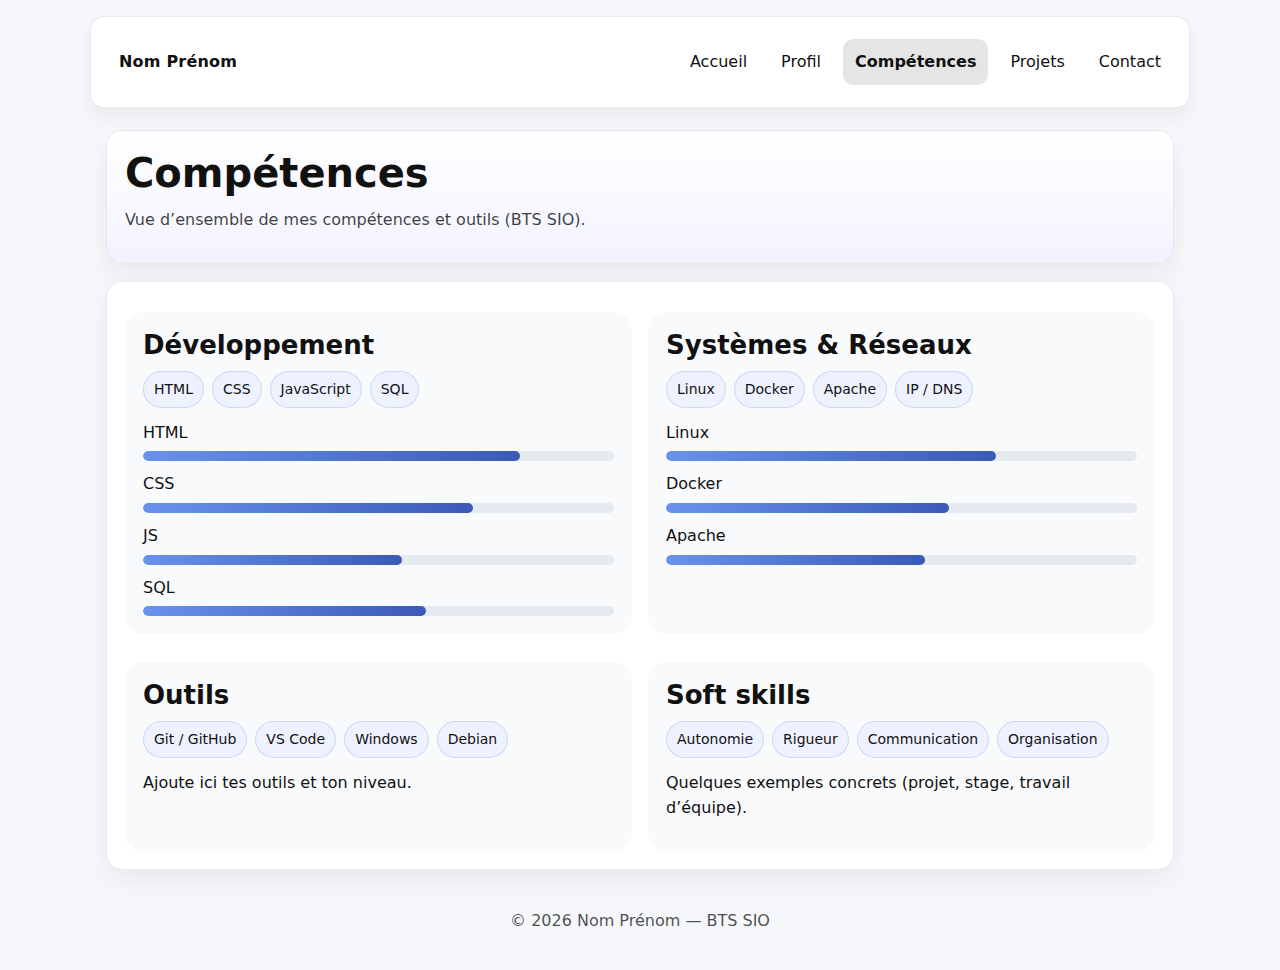
<file: pages/competences.html>
<!doctype html>
<html lang="fr">
<head>
  <meta charset="utf-8" />
  <meta name="viewport" content="width=device-width, initial-scale=1" />
  <title>Compétences — Nom Prénom</title>
  <meta name="description" content="Compétences techniques et outils (BTS SIO)." />

  <link rel="stylesheet" href="../css/style.css">
  <link rel="stylesheet" href="../css/competences.css">

</head>

<body>
  <header>
    <div><a href="../index.html">Nom Prénom</a></div>

    <nav aria-label="Navigation principale">
      <ul>
        <li><a href="../index.html">Accueil</a></li>
        <li><a href="profil.html">Profil</a></li>
        <li><a href="competences.html" aria-current="page">Compétences</a></li>
        <li><a href="projets.html">Projets</a></li>
        <li><a href="contact.html">Contact</a></li>
      </ul>
    </nav>
  </header>

  <main class="page competences">
    <section class="hero">
      <h1>Compétences</h1>
      <p>Vue d’ensemble de mes compétences et outils (BTS SIO).</p>
    </section>

    <section class="skills-grid">
      <article class="skill-card">
        <h2>Développement</h2>
        <ul class="tags">
          <li>HTML</li><li>CSS</li><li>JavaScript</li><li>SQL</li>
        </ul>
        <div class="levels">
          <div class="level"><span>HTML</span><div class="bar" style="--w: 80%"></div></div>
          <div class="level"><span>CSS</span><div class="bar" style="--w: 70%"></div></div>
          <div class="level"><span>JS</span><div class="bar" style="--w: 55%"></div></div>
          <div class="level"><span>SQL</span><div class="bar" style="--w: 60%"></div></div>
        </div>
      </article>

      <article class="skill-card">
        <h2>Systèmes & Réseaux</h2>
        <ul class="tags">
          <li>Linux</li><li>Docker</li><li>Apache</li><li>IP / DNS</li>
        </ul>
        <div class="levels">
          <div class="level"><span>Linux</span><div class="bar" style="--w: 70%"></div></div>
          <div class="level"><span>Docker</span><div class="bar" style="--w: 60%"></div></div>
          <div class="level"><span>Apache</span><div class="bar" style="--w: 55%"></div></div>
        </div>
      </article>

      <article class="skill-card">
        <h2>Outils</h2>
        <ul class="tags">
          <li>Git / GitHub</li><li>VS Code</li><li>Windows</li><li>Debian</li>
        </ul>
        <p class="muted">Ajoute ici tes outils et ton niveau.</p>
      </article>

      <article class="skill-card">
        <h2>Soft skills</h2>
        <ul class="tags">
          <li>Autonomie</li><li>Rigueur</li><li>Communication</li><li>Organisation</li>
        </ul>
        <p class="muted">Quelques exemples concrets (projet, stage, travail d’équipe).</p>
      </article>
    </section>
  </main>

  <footer>
    <p>© <span id="year"></span> Nom Prénom — BTS SIO</p>
  </footer>

  <script>
    document.getElementById("year").textContent = new Date().getFullYear();
  </script>
</body>
</html>
</file>
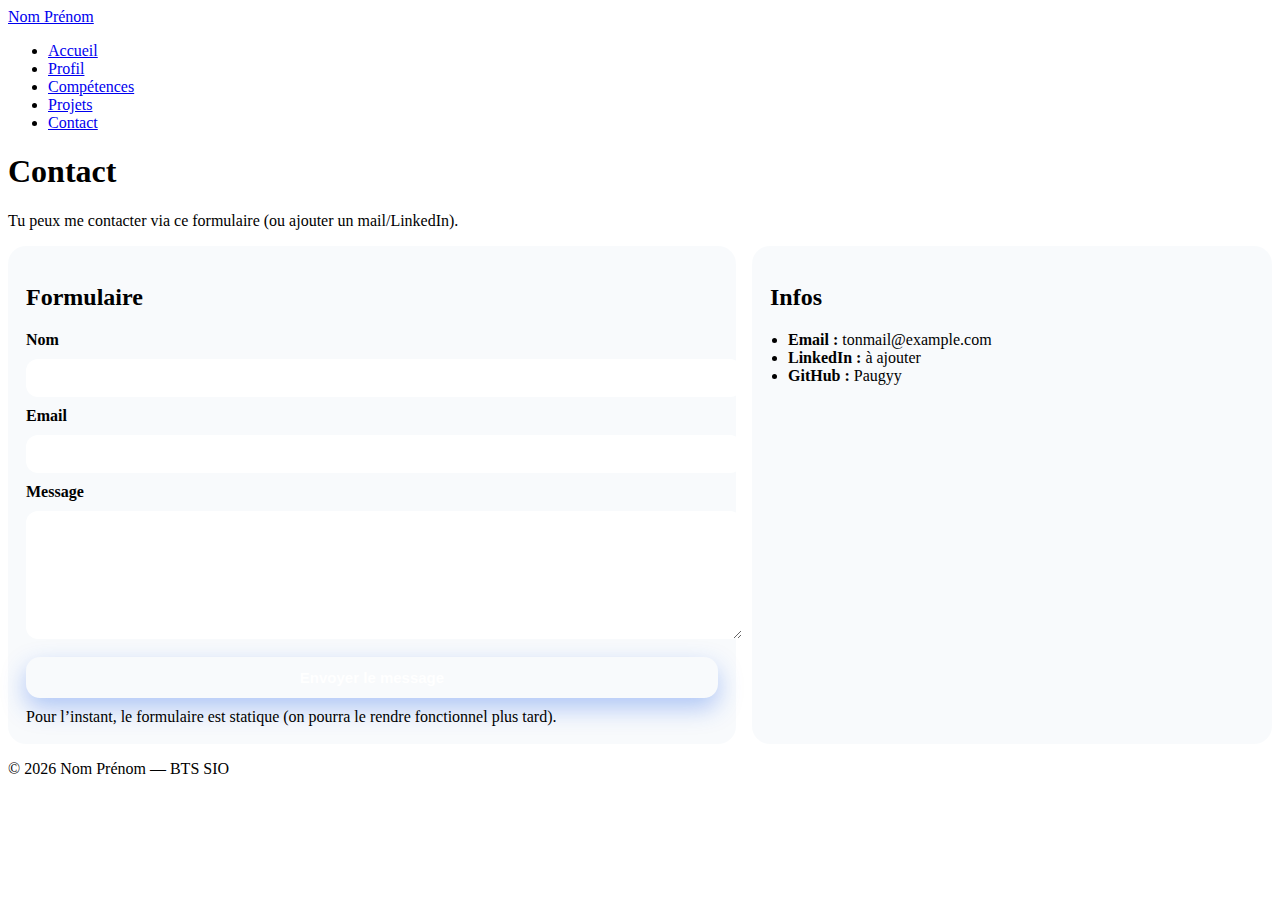
<file: pages/contact.html>
<!doctype html>
<html lang="fr">
<head>
  <meta charset="utf-8" />
  <meta name="viewport" content="width=device-width, initial-scale=1" />
  <title>Contact — Nom Prénom</title>
  <meta name="description" content="Me contacter (BTS SIO)." />

  
  <link rel="stylesheet" href="../css/contact.css">
</head>

<body>
  <header>
    <div><a href="../index.html">Nom Prénom</a></div>

    <nav aria-label="Navigation principale">
      <ul>
        <li><a href="../index.html">Accueil</a></li>
        <li><a href="profil.html">Profil</a></li>
        <li><a href="competences.html">Compétences</a></li>
        <li><a href="projets.html">Projets</a></li>
        <li><a href="contact.html" aria-current="page">Contact</a></li>
      </ul>
    </nav>
  </header>

  <main class="page contact">
    <section class="hero">
      <h1>Contact</h1>
      <p>Tu peux me contacter via ce formulaire (ou ajouter un mail/LinkedIn).</p>
    </section>

    <section class="contact-grid">
      <article class="card">
        <h2>Formulaire</h2>
        <form class="form" action="#" method="post">
          <label for="name">Nom</label>
          <input id="name" name="name" type="text" autocomplete="name" required>

          <label for="email">Email</label>
          <input id="email" name="email" type="email" autocomplete="email" required>

          <label for="message">Message</label>
          <textarea id="message" name="message" rows="6" required></textarea>

          <button type="submit" class="btn-submit">
            Envoyer le message
          </button>


          <p class="muted">Pour l’instant, le formulaire est statique (on pourra le rendre fonctionnel plus tard).</p>
        </form>
      </article>

      <article class="card">
        <h2>Infos</h2>
        <ul class="infos">
          <li><strong>Email :</strong> tonmail@example.com</li>
          <li><strong>LinkedIn :</strong> à ajouter</li>
          <li><strong>GitHub :</strong> Paugyy</li>
        </ul>
      </article>
    </section>
  </main>

  <footer>
    <p>© <span id="year"></span> Nom Prénom — BTS SIO</p>
  </footer>

  <script>
    document.getElementById("year").textContent = new Date().getFullYear();
  </script>
</body>
</html>
</file>
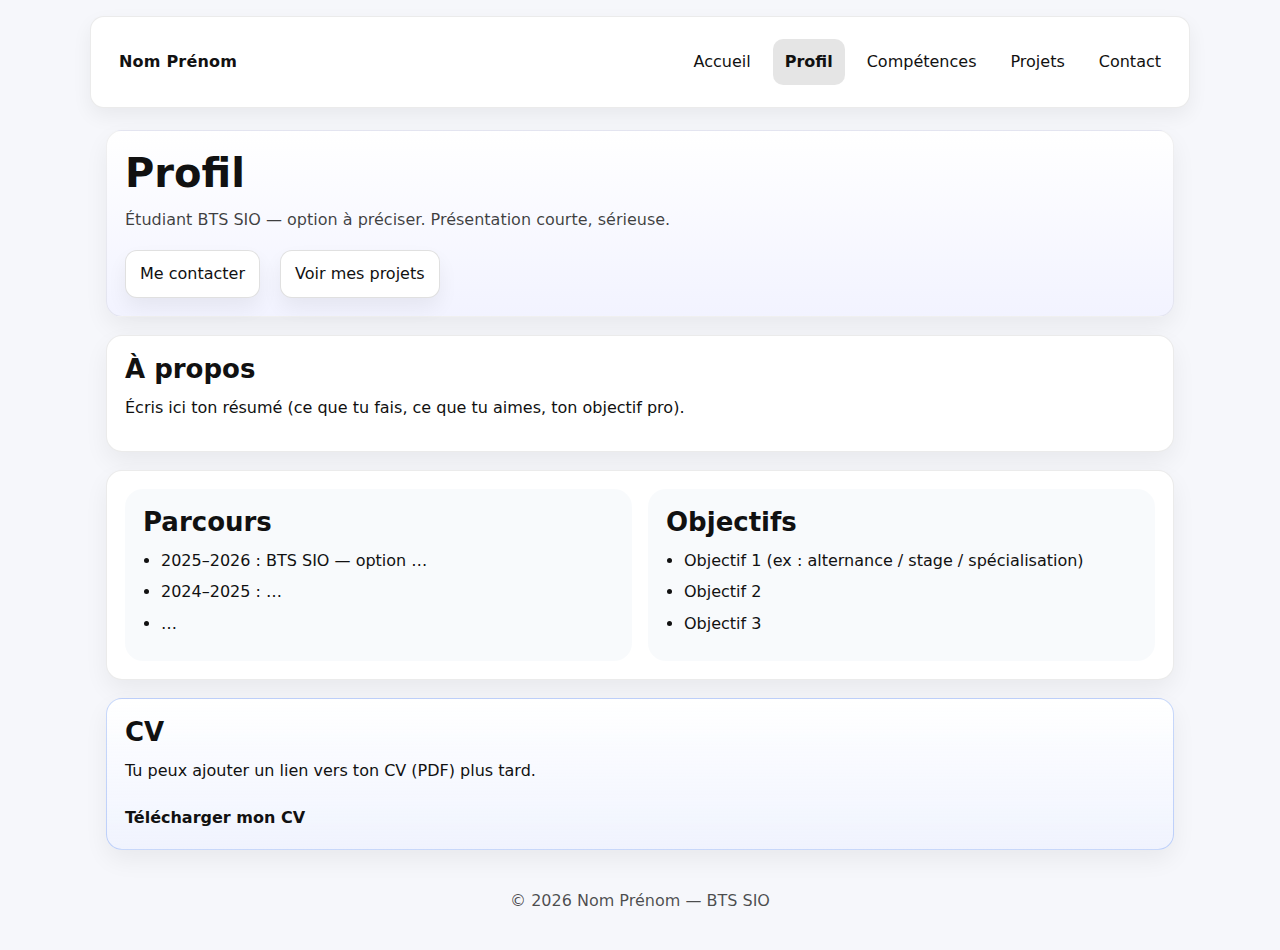
<file: pages/profil.html>
<!doctype html>
<html lang="fr">
<head>
  <meta charset="utf-8" />
  <meta name="viewport" content="width=device-width, initial-scale=1" />
  <title>Profil — Nom Prénom</title>
  <meta name="description" content="Profil, parcours et objectifs (BTS SIO)." />

  <link rel="stylesheet" href="../css/style.css">
  <link rel="stylesheet" href="../css/profil.css">
</head>

<body>
  <header>
    <div><a href="../index.html">Nom Prénom</a></div>

    <nav aria-label="Navigation principale">
      <ul>
        <li><a href="../index.html">Accueil</a></li>
        <li><a href="profil.html" aria-current="page">Profil</a></li>
        <li><a href="competences.html">Compétences</a></li>
        <li><a href="projets.html">Projets</a></li>
        <li><a href="contact.html">Contact</a></li>
      </ul>
    </nav>
  </header>

  <main class="page profil">
    <section class="hero">
      <h1>Profil</h1>
      <p>Étudiant BTS SIO — option à préciser. Présentation courte, sérieuse.</p>
      <div class="actions">
        <a class="btn" href="contact.html">Me contacter</a>
        <a class="btn btn-ghost" href="projets.html">Voir mes projets</a>
      </div>
    </section>

    <section>
      <h2>À propos</h2>
      <p>Écris ici ton résumé (ce que tu fais, ce que tu aimes, ton objectif pro).</p>
    </section>

    <section class="grid-2">
      <div class="card">
        <h2>Parcours</h2>
        <ul>
          <li>2025–2026 : BTS SIO — option …</li>
          <li>2024–2025 : …</li>
          <li>…</li>
        </ul>
      </div>

      <div class="card">
        <h2>Objectifs</h2>
        <ul>
          <li>Objectif 1 (ex : alternance / stage / spécialisation)</li>
          <li>Objectif 2</li>
          <li>Objectif 3</li>
        </ul>
      </div>
    </section>

    <section class="cta">
      <h2>CV</h2>
      <p>Tu peux ajouter un lien vers ton CV (PDF) plus tard.</p>
      <a class="btn" href="#">Télécharger mon CV</a>
    </section>
  </main>

  <footer>
    <p>© <span id="year"></span> Nom Prénom — BTS SIO</p>
  </footer>

  <script>
    document.getElementById("year").textContent = new Date().getFullYear();
  </script>
</body>
</html>
</file>
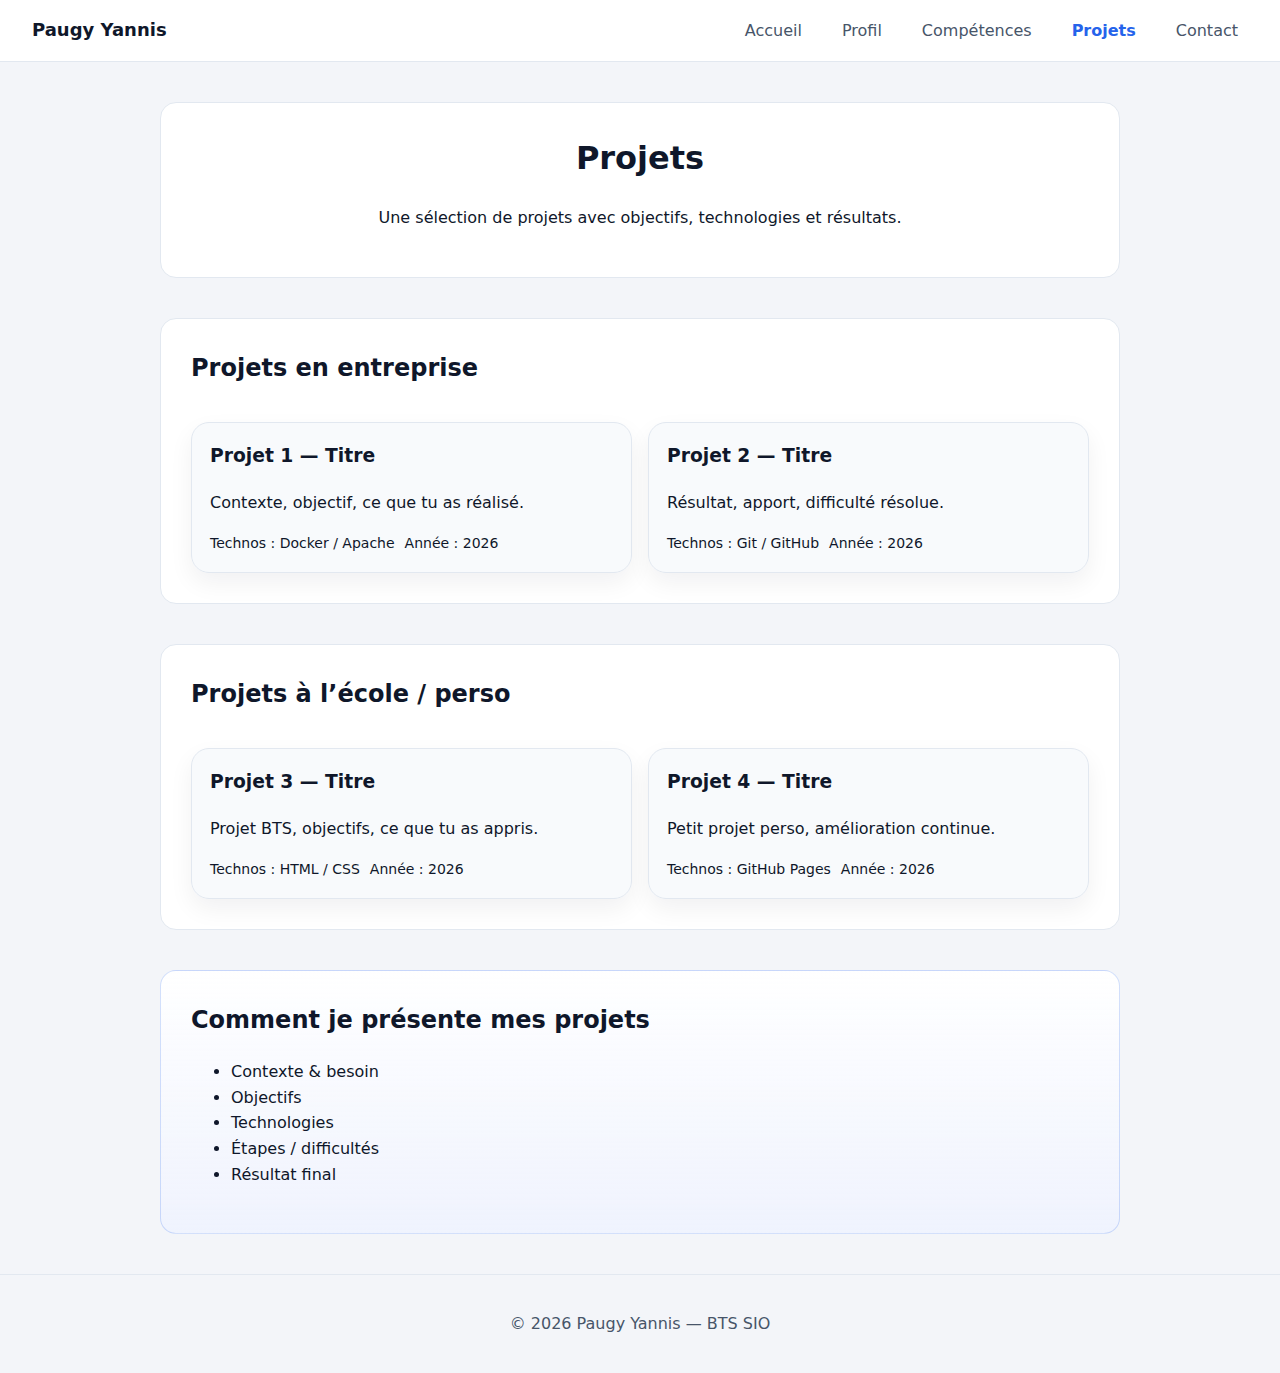
<file: pages/projets.html>
<!doctype html>
<html lang="fr">
<head>
  <meta charset="utf-8" />
  <meta name="viewport" content="width=device-width, initial-scale=1" />
  <title>Projets — Paugy Yannis</title>
  <meta name="description" content="Mes projets (BTS SIO) : contexte, objectifs, technos, résultats." />

  <!-- CSS global (depuis /pages/ on remonte) -->
  <link rel="stylesheet" href="../css/index.css">
  <!-- CSS spécifique à cette page -->
  <link rel="stylesheet" href="../css/projets.css">
</head>

<body>
  <!-- ================= HEADER ================= -->
  <header>
    <div class="logo">
      <a href="../index.html">Paugy Yannis</a>
    </div>

    <nav aria-label="Navigation principale">
      <ul>
        <li><a href="../index.html">Accueil</a></li>
        <li><a href="profil.html">Profil</a></li>
        <li><a href="competences.html">Compétences</a></li>
        <li><a href="projets.html" aria-current="page">Projets</a></li>
        <li><a href="contact.html">Contact</a></li>
      </ul>
    </nav>
  </header>

  <!-- ================= MAIN ================= -->
  <main class="page projets">
    <!-- ===== HERO ===== -->
    <section class="hero">
      <h1>Projets</h1>
      <p>Une sélection de projets avec objectifs, technologies et résultats.</p>
    </section>

    <!-- ===== PROJETS EN ENTREPRISE ===== -->
    <section class="project-group">
      <h2>Projets en entreprise</h2>

      <div class="projects-grid">
        <a class="project-card" href="#">
          <article>
            <h3>Projet 1 — Titre</h3>
            <p>Contexte, objectif, ce que tu as réalisé.</p>
            <ul class="meta">
              <li>Technos : Docker / Apache</li>
              <li>Année : 2026</li>
            </ul>
          </article>
        </a>

        <a class="project-card" href="#">
          <article>
            <h3>Projet 2 — Titre</h3>
            <p>Résultat, apport, difficulté résolue.</p>
            <ul class="meta">
              <li>Technos : Git / GitHub</li>
              <li>Année : 2026</li>
            </ul>
          </article>
        </a>
      </div>
    </section>

    <!-- ===== PROJETS ÉCOLE / PERSO ===== -->
    <section class="project-group">
      <h2>Projets à l’école / perso</h2>

      <div class="projects-grid">
        <a class="project-card" href="#">
          <article>
            <h3>Projet 3 — Titre</h3>
            <p>Projet BTS, objectifs, ce que tu as appris.</p>
            <ul class="meta">
              <li>Technos : HTML / CSS</li>
              <li>Année : 2026</li>
            </ul>
          </article>
        </a>

        <a class="project-card" href="#">
          <article>
            <h3>Projet 4 — Titre</h3>
            <p>Petit projet perso, amélioration continue.</p>
            <ul class="meta">
              <li>Technos : GitHub Pages</li>
              <li>Année : 2026</li>
            </ul>
          </article>
        </a>
      </div>
    </section>

    <!-- ===== NOTE ===== -->
    <section class="note">
      <h2>Comment je présente mes projets</h2>
      <ul>
        <li>Contexte & besoin</li>
        <li>Objectifs</li>
        <li>Technologies</li>
        <li>Étapes / difficultés</li>
        <li>Résultat final</li>
      </ul>
    </section>
  </main>

  <!-- ================= FOOTER ================= -->
  <footer>
    <p>© <span id="year"></span> Paugy Yannis — BTS SIO</p>
  </footer>

  <script>
    document.getElementById("year").textContent = new Date().getFullYear();
  </script>
</body>
</html>
</file>
<file: css/competences.css>
/* COMPETENCES */
.page.competences .skills-grid {
  display: grid;
  gap: 16px;
}

.page.competences .skill-card {
  background: rgba(248, 250, 252, 0.95);
  border: 1px solid var(--border);
  border-radius: 18px;
  padding: 18px;
}

.page.competences .tags {
  list-style: none;
  padding: 0;
  margin: 10px 0 12px;
  display: flex;
  flex-wrap: wrap;
  gap: 8px;
}

.page.competences .tags li {
  margin: 0;
  padding: 6px 10px;
  border-radius: 999px;
  background: #eef2ff;
  border: 1px solid rgba(37, 99, 235, 0.18);
  color: var(--text-main);
  font-size: 14px;
}

.page.competences .levels {
  display: grid;
  gap: 10px;
  margin-top: 10px;
}

.page.competences .level {
  display: grid;
  gap: 6px;
}

.page.competences .bar {
  height: 10px;
  border-radius: 999px;
  background: rgba(226, 232, 240, 0.9);
  position: relative;
  overflow: hidden;
}

.page.competences .bar::after {
  content: "";
  position: absolute;
  inset: 0;
  width: var(--w, 50%);
  background: linear-gradient(90deg, rgba(37,99,235,0.65), rgba(30,64,175,0.85));
  border-radius: 999px;
}

.page.competences .muted {
  color: var(--text-muted);
}

@media (min-width: 900px) {
  .page.competences .skills-grid {
    grid-template-columns: 1fr 1fr;
  }
}
</file>
<file: css/contact.css>
/* CONTACT */
.page.contact .contact-grid {
  display: grid;
  gap: 16px;
}

.page.contact .card {
  background: rgba(248, 250, 252, 0.95);
  border: 1px solid var(--border);
  border-radius: 18px;
  padding: 18px;
}

.page.contact .form {
  display: grid;
  gap: 10px;
}

.page.contact label {
  font-weight: 600;
}

.page.contact input,
.page.contact textarea {
  width: 100%;
  padding: 10px 12px;
  border-radius: 12px;
  border: 1px solid var(--border);
  background: #fff;
  font: inherit;
}

.page.contact input:focus,
.page.contact textarea:focus {
  outline: 3px solid rgba(37, 99, 235, 0.25);
  border-color: rgba(37, 99, 235, 0.45);
}

.page.contact .infos {
  margin: 0;
  padding-left: 18px;
  color: var(--text-muted);
}

.page.contact .muted {
  color: var(--text-muted);
  margin: 0;
}

@media (min-width: 900px) {
  .page.contact .contact-grid {
    grid-template-columns: 1.4fr 1fr;
  }
}

/* ===============================
   Bouton envoyer
================================ */

.btn-submit {
  margin-top: 8px;
  padding: 12px 18px;
  border-radius: 14px;
  border: none;

  background: linear-gradient(
    135deg,
    var(--accent),
    var(--accent-hover)
  );

  color: #ffffff;
  font-weight: 600;
  font-size: 15px;
  cursor: pointer;

  box-shadow:
    0 10px 24px rgba(37, 99, 235, 0.35);

  transition:
    transform 160ms ease,
    box-shadow 160ms ease,
    filter 160ms ease;
}

/* Hover */
.btn-submit:hover {
  transform: translateY(-2px);
  box-shadow:
    0 16px 36px rgba(37, 99, 235, 0.45);
  filter: brightness(1.05);
}

/* Click */
.btn-submit:active {
  transform: translateY(0);
  box-shadow:
    0 6px 16px rgba(37, 99, 235, 0.25);
}

/* Focus clavier (important BTS) */
.btn-submit:focus-visible {
  outline: 3px solid rgba(37, 99, 235, 0.4);
  outline-offset: 3px;
}
</file>
<file: css/profil.css>
/* PROFIL */
.page.profil .hero .actions {
  display: flex;
  gap: 10px;
  flex-wrap: wrap;
  margin-top: 10px;
}

.page.profil .grid-2 {
  display: grid;
  gap: 16px;
}

.page.profil .card {
  background: rgba(248, 250, 252, 0.95);
  border: 1px solid var(--border);
  border-radius: 18px;
  padding: 18px;
}

.page.profil .cta {
  border: 1px solid rgba(37, 99, 235, 0.25);
  background: linear-gradient(180deg, rgba(255,255,255,0.95), rgba(238,242,255,0.75));
}

@media (min-width: 900px) {
  .page.profil .grid-2 {
    grid-template-columns: 1fr 1fr;
  }
}
</file>
<file: css/index.css>
:root {
  --bg: #f3f5f9;
  --card: #ffffff;
  --text: #0f172a;
  --muted: #475569;
  --accent: #2563eb;
  --accent-dark: #1e40af;
  --border: #e2e8f0;
}

* {
  box-sizing: border-box;
}

body {
  margin: 0;
  font-family: system-ui, sans-serif;
  background: var(--bg);
  color: var(--text);
  line-height: 1.6;
}

/* SUPPRESSION TOTALE DES SOULIGNEMENTS */
a,
a:hover,
a:visited,
a:active,
a:focus {
  text-decoration: none;
  color: inherit;
}

/* HEADER */
header {
  display: flex;
  justify-content: space-between;
  align-items: center;
  padding: 16px 32px;
  background: var(--card);
  border-bottom: 1px solid var(--border);
}

.logo a {
  font-weight: 700;
  font-size: 18px;
}

nav ul {
  list-style: none;
  display: flex;
  gap: 20px;
  padding: 0;
  margin: 0;
}

nav a {
  padding: 6px 10px;
  border-radius: 8px;
  color: var(--muted);
  transition: 0.2s ease;
}

nav a:hover {
  background: #eef2ff;
  color: var(--accent-dark);
}

nav a[aria-current="page"] {
  color: var(--accent);
  font-weight: 600;
}

/* MAIN */
main {
  max-width: 1000px;
  margin: 40px auto;
  padding: 0 20px;
  display: grid;
  gap: 40px;
}

section {
  background: var(--card);
  padding: 30px;
  border-radius: 16px;
  border: 1px solid var(--border);
}

h1, h2, h3 {
  margin-top: 0;
}

/* HERO */
.hero {
  text-align: center;
}

.hero-buttons {
  margin-top: 20px;
  display: flex;
  justify-content: center;
  gap: 15px;
  flex-wrap: wrap;
}

/* BOUTONS */
.btn {
  padding: 10px 18px;
  background: var(--accent);
  color: white;
  border-radius: 12px;
  font-weight: 600;
  transition: 0.2s ease;
}

.btn:hover {
  background: var(--accent-dark);
}

.btn-outline {
  background: transparent;
  border: 1px solid var(--accent);
  color: var(--accent);
}

.btn-outline:hover {
  background: var(--accent);
  color: white;
}

/* CARTES PROJETS */
.project-card {
  display: block;
  margin-top: 15px;
}

.project-card article {
  padding: 20px;
  border-radius: 14px;
  border: 1px solid var(--border);
  transition: 0.2s ease;
}

.project-card:hover article {
  transform: translateY(-4px);
  box-shadow: 0 10px 25px rgba(0,0,0,0.08);
  border-color: var(--accent);
}

/* LIEN ACTION */
.link-action {
  display: inline-block;
  margin-top: 10px;
  color: var(--accent);
  font-weight: 600;
}

/* FOOTER */
footer {
  text-align: center;
  padding: 20px;
  border-top: 1px solid var(--border);
  color: var(--muted);
  margin-top: 40px;
}
</file>
<file: css/projets.css>
/* PROJETS */
.page.projets .projects-grid {
  display: grid;
  gap: 16px;
}

.page.projets .project-card {
  display: block;
  text-decoration: none;
  color: inherit;
}

.page.projets .project-card article {
  background: rgba(248, 250, 252, 0.95);
  border: 1px solid var(--border);
  border-radius: 18px;
  padding: 18px;
  box-shadow: 0 10px 24px rgba(15, 23, 42, 0.06);
  transition: transform 160ms ease, box-shadow 160ms ease, border-color 160ms ease;
}

.page.projets .project-card:hover article {
  transform: translateY(-3px);
  box-shadow: 0 18px 40px rgba(15, 23, 42, 0.12);
  border-color: var(--accent);
}

.page.projets .project-card:focus-visible article {
  outline: 3px solid var(--accent);
  outline-offset: 3px;
}

.page.projets .meta {
  list-style: none;
  padding: 0;
  margin: 10px 0 0;
  display: flex;
  gap: 10px;
  flex-wrap: wrap;
  color: var(--text-muted);
  font-size: 14px;
}

.page.projets .note {
  background: linear-gradient(180deg, rgba(255,255,255,0.95), rgba(238,242,255,0.75));
  border: 1px solid rgba(37, 99, 235, 0.20);
}

@media (min-width: 900px) {
  .page.projets .projects-grid {
    grid-template-columns: 1fr 1fr;
  }
}
</file>
<file: css/style.css>
/* ===============================
   Base / Reset léger
================================ */
*,
*::before,
*::after {
  box-sizing: border-box;
}

html {
  scroll-behavior: smooth;
}

body {
  margin: 0;
  font-family: system-ui, -apple-system, Segoe UI, Roboto, Arial, sans-serif;
  line-height: 1.6;
  color: #111;
  background: #f6f7fb;
}

/* Liens */
a {
  color: inherit;
  text-decoration: none;
}
a:hover {
  text-decoration: underline;
}

/* Images (si tu en ajoutes) */
img {
  max-width: 100%;
  height: auto;
  display: block;
}

/* ===============================
   Layout global
================================ */
header,
main,
footer {
  max-width: 1100px;
  margin: 0 auto;
  padding: 16px;
}

/* ===============================
   Header / Nav
================================ */
header {
  display: flex;
  align-items: center;
  justify-content: space-between;
  gap: 16px;

  background: #ffffff;
  border: 1px solid rgba(0,0,0,0.08);
  border-radius: 14px;
  box-shadow: 0 8px 20px rgba(0,0,0,0.06);
  margin-top: 16px;
}

header > div a {
  font-weight: 800;
  letter-spacing: 0.2px;
  padding: 10px 12px;
  display: inline-block;
}

nav ul {
  list-style: none;
  padding: 0;
  margin: 0;

  display: flex;
  gap: 10px;
  flex-wrap: wrap;
  justify-content: flex-end;
}

nav a {
  display: inline-block;
  padding: 10px 12px;
  border-radius: 10px;
  transition: background 160ms ease, transform 160ms ease;
}

nav a:hover {
  background: rgba(0,0,0,0.06);
  text-decoration: none;
  transform: translateY(-1px);
}

nav a[aria-current="page"] {
  background: rgba(0,0,0,0.10);
  font-weight: 700;
}

/* ===============================
   Main : sections / cartes
================================ */
main {
  padding-top: 22px;
  padding-bottom: 22px;
  display: grid;
  gap: 18px;
}

/* Chaque section en "carte" */
main section {
  background: #ffffff;
  border: 1px solid rgba(0,0,0,0.08);
  border-radius: 16px;
  box-shadow: 0 10px 24px rgba(0,0,0,0.06);
  padding: 18px;
}

/* Titres */
h1, h2, h3 {
  line-height: 1.2;
  margin: 0 0 10px;
}

h1 {
  font-size: clamp(28px, 3.5vw, 40px);
}

h2 {
  font-size: clamp(20px, 2.2vw, 26px);
}

p {
  margin: 0 0 12px;
}

/* Listes */
ul {
  margin: 10px 0 0;
  padding-left: 18px;
}

li {
  margin: 6px 0;
}

/* ===============================
   Hero (1ère section)
================================ */
main section:first-of-type {
  background: linear-gradient(180deg, #ffffff, #f2f3ff);
  border: 1px solid rgba(0,0,0,0.06);
}

main section:first-of-type p {
  color: rgba(0,0,0,0.75);
}

/* Boutons (liens dans le hero) */
main section:first-of-type a {
  display: inline-block;
  margin-right: 10px;
  margin-top: 6px;
  padding: 10px 14px;
  border-radius: 12px;
  border: 1px solid rgba(0,0,0,0.12);
  background: #fff;
  box-shadow: 0 10px 20px rgba(0,0,0,0.06);
  transition: transform 160ms ease, box-shadow 160ms ease, background 160ms ease;
}

main section:first-of-type a:hover {
  text-decoration: none;
  transform: translateY(-1px);
  box-shadow: 0 14px 28px rgba(0,0,0,0.10);
}

main section:first-of-type a:active {
  transform: translateY(0);
}

/* ===============================
   Projets (articles)
================================ */
article {
  border: 1px solid rgba(0,0,0,0.08);
  border-radius: 14px;
  padding: 14px;
  background: #fafafa;
  margin-top: 12px;
}

article h3 {
  margin-bottom: 6px;
}

/* Liens "Voir tout" après sections */
main section > a {
  display: inline-block;
  margin-top: 10px;
  font-weight: 600;
}

/* ===============================
   Footer
================================ */
footer {
  text-align: center;
  color: rgba(0,0,0,0.7);
  padding-bottom: 24px;
}

/* ===============================
   Responsive
================================ */
@media (max-width: 720px) {
  header {
    flex-direction: column;
    align-items: stretch;
  }

  nav ul {
    justify-content: flex-start;
    gap: 8px;
  }

  nav a {
    width: 100%;
    text-align: center;
  }
}
</file>
